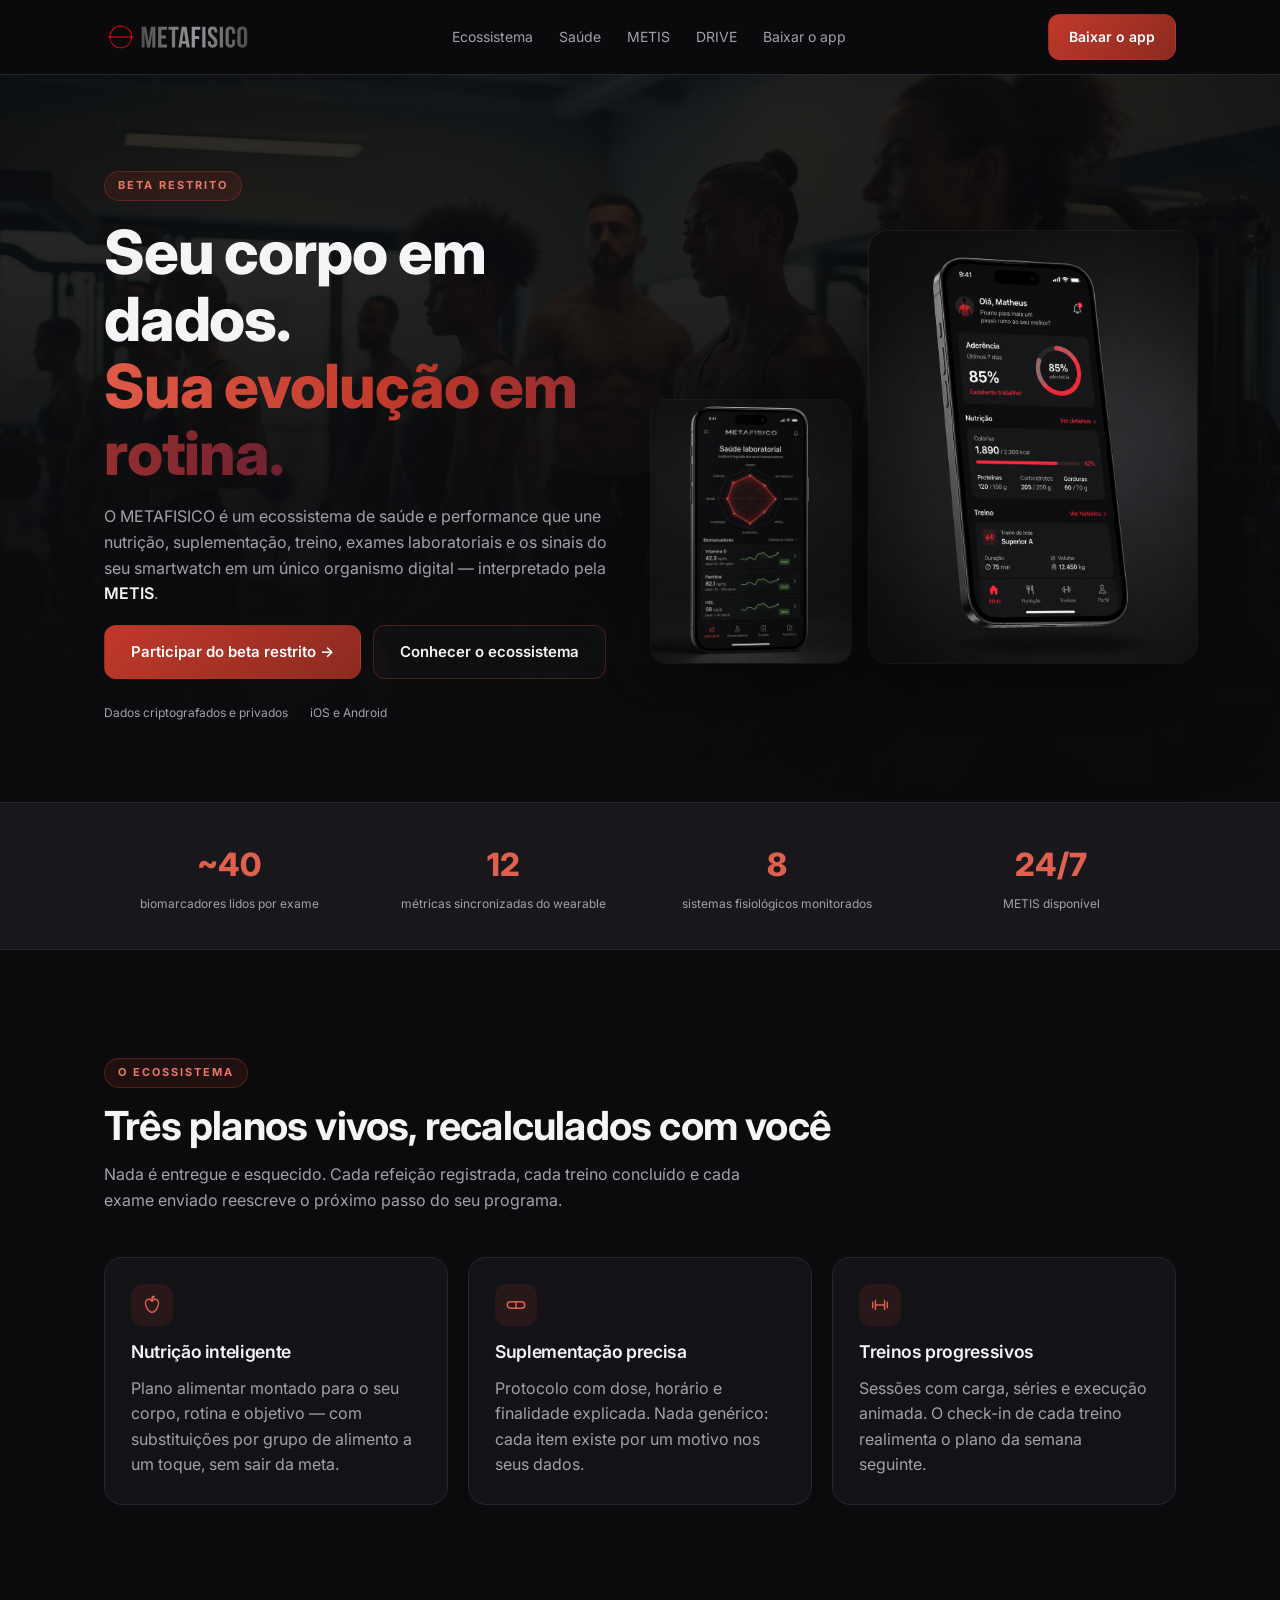
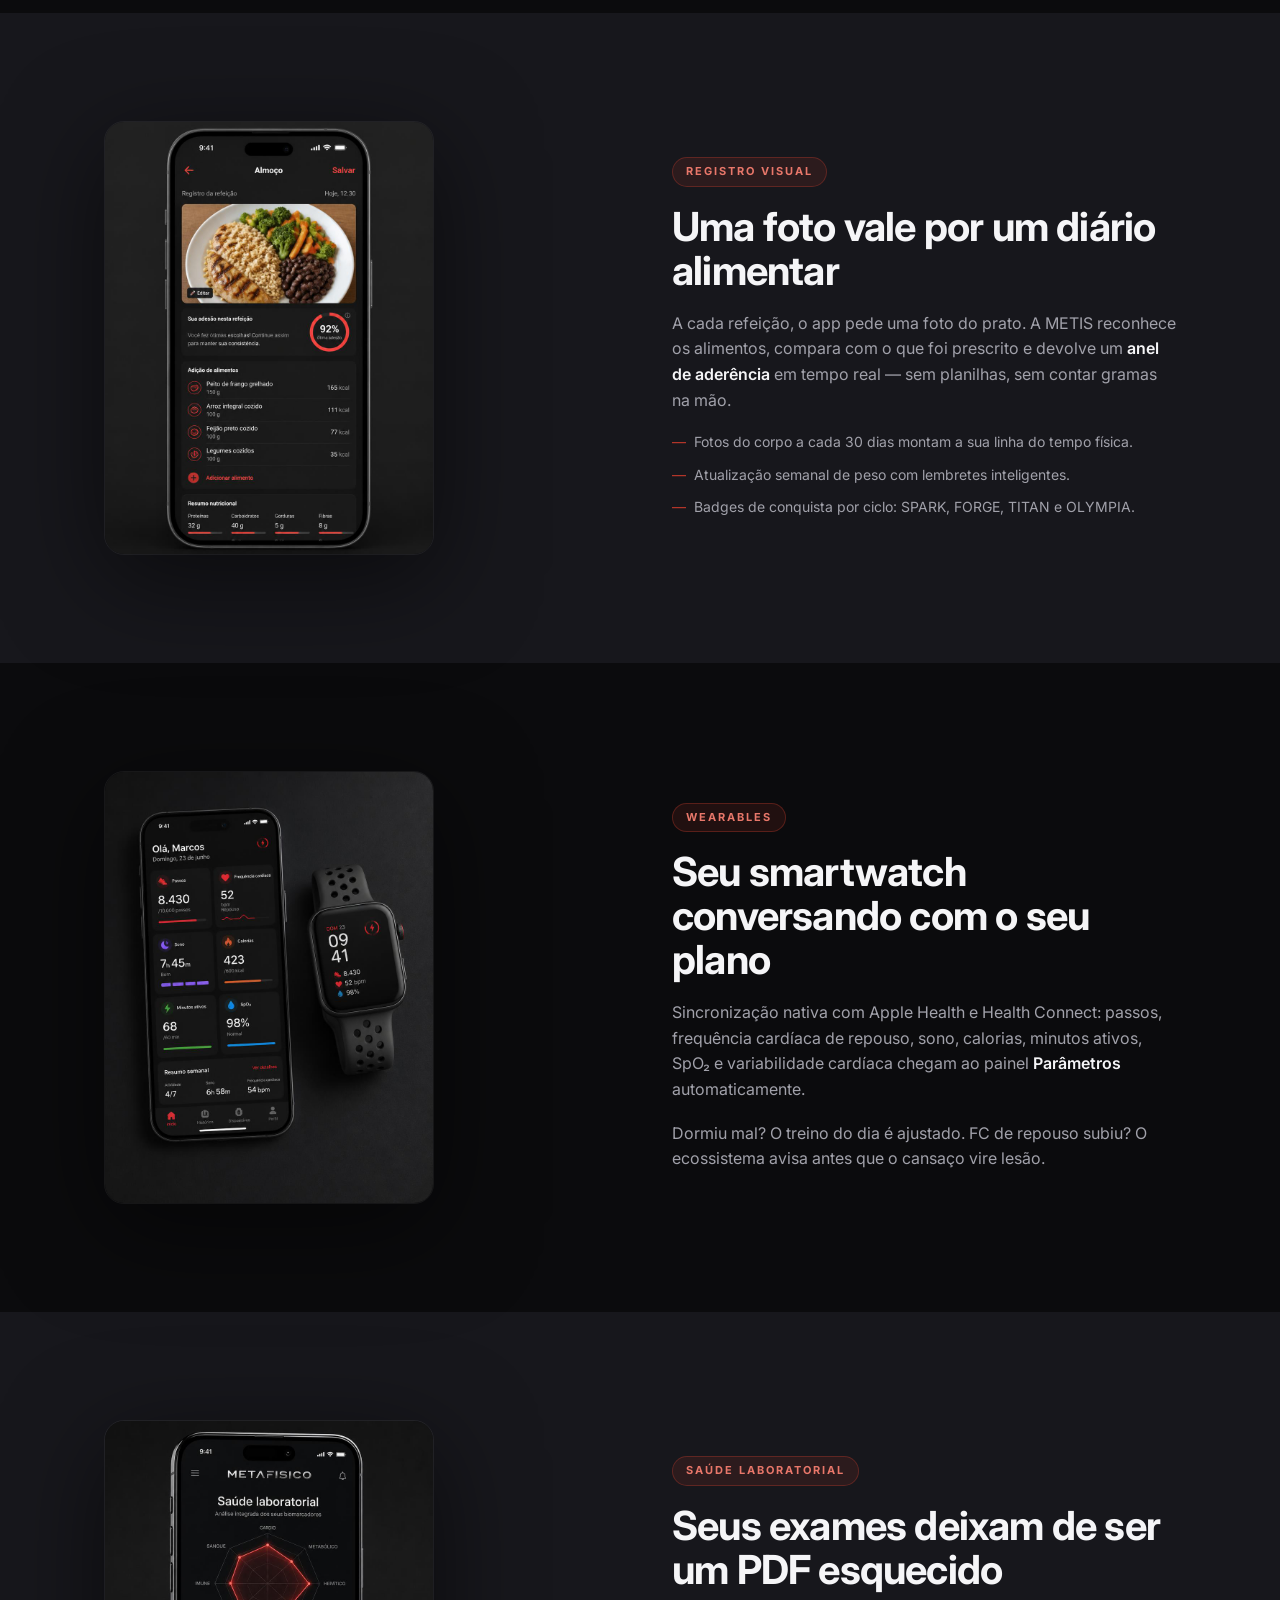
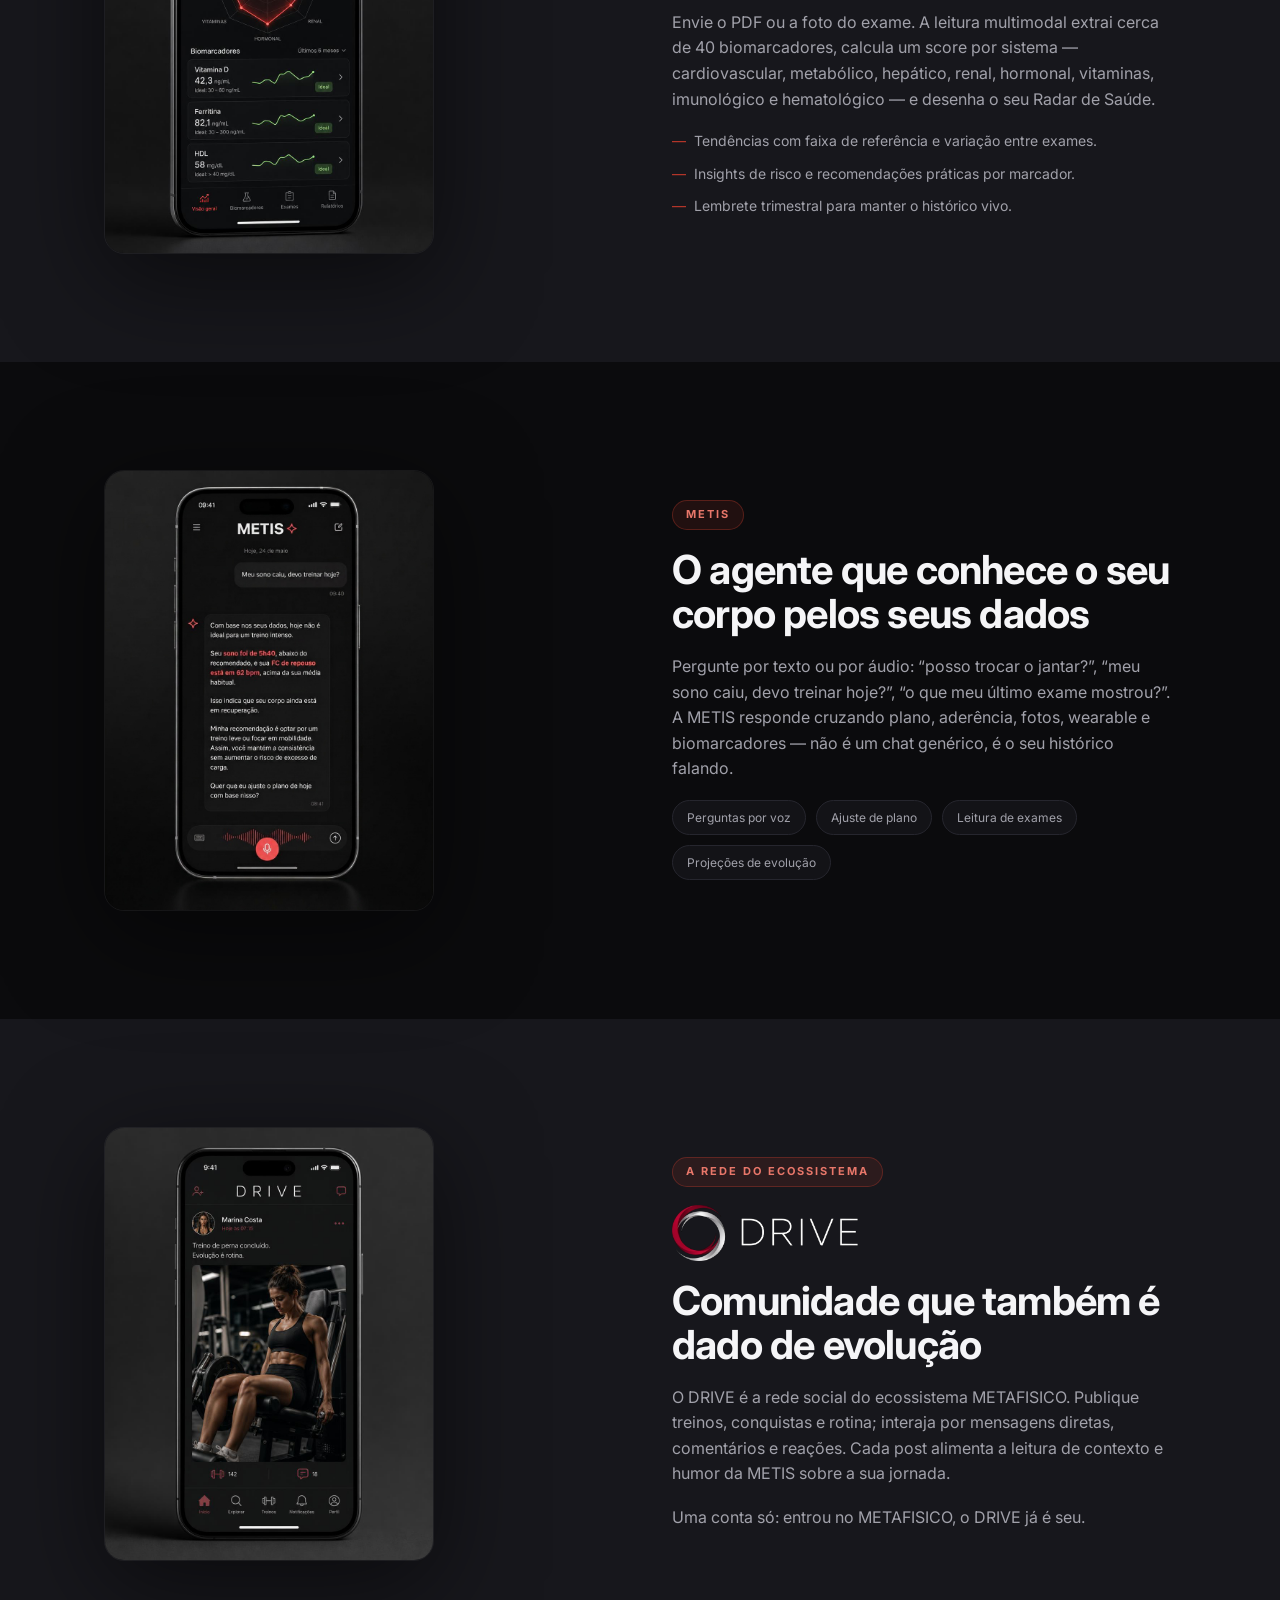
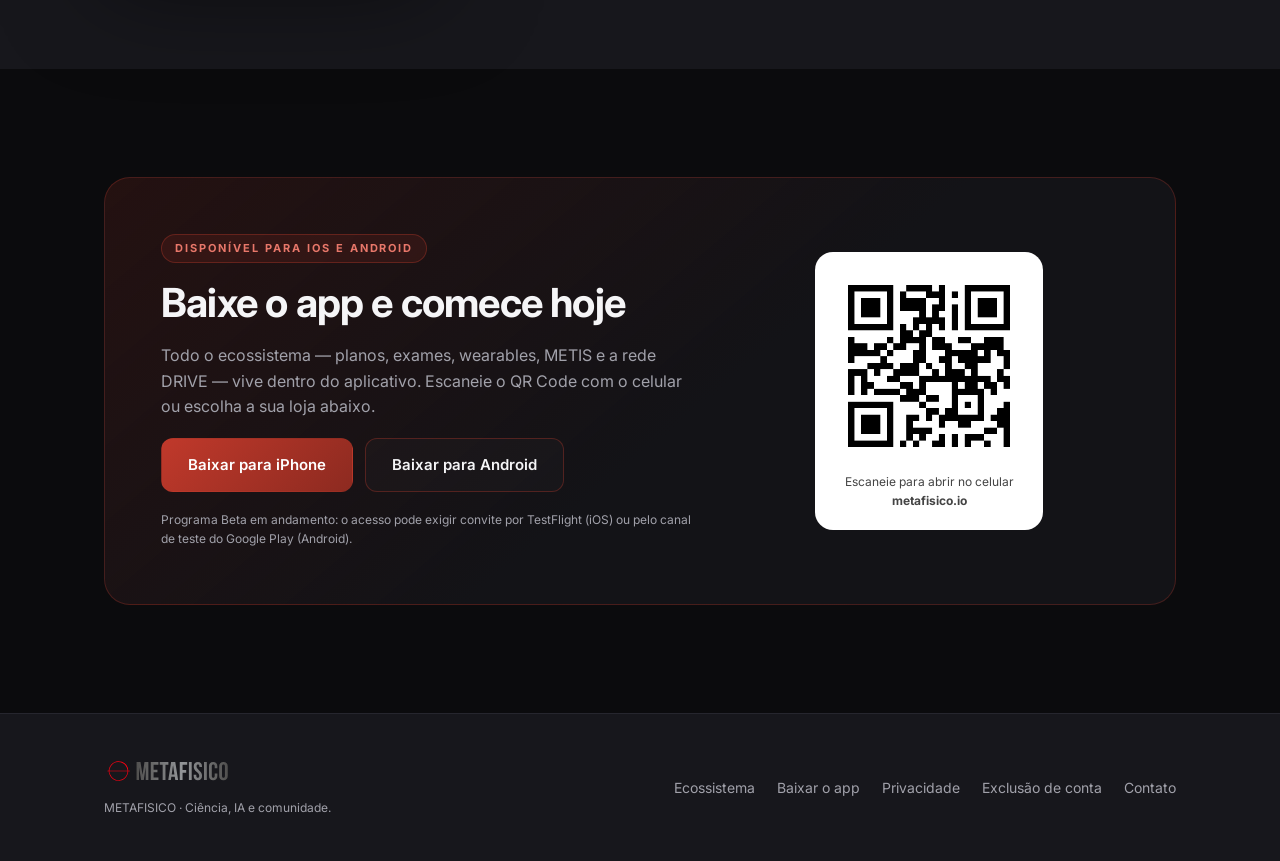
<file: index.html>
<!doctype html>
<html lang="pt-BR">
  <head>
    <meta charset="utf-8" />
    <meta name="viewport" content="width=device-width, initial-scale=1" />
    <title>METAFISICO — Ecossistema de saúde, performance e IA</title>
    <meta
      name="description"
      content="Nutrição, suplementação, treinos, exames laboratoriais e wearables em um só ecossistema, interpretados pela METIS. Baixe o app METAFISICO para iOS e Android."
    />
    <link rel="canonical" href="https://metafisico.io/" />
    <link rel="icon" href="/favicon.svg" type="image/svg+xml" />
    <meta property="og:type" content="website" />
    <meta property="og:title" content="METAFISICO — Ecossistema de saúde, performance e IA" />
    <meta property="og:description" content="Seu corpo em dados. Sua evolução em rotina. Planos vivos de nutrição, suplementação e treino, exames laboratoriais, wearables e a METIS." />
    <meta property="og:url" content="https://metafisico.io/" />
    <meta name="twitter:card" content="summary_large_image" />
    <link rel="preconnect" href="https://fonts.googleapis.com" />
    <link rel="preconnect" href="https://fonts.gstatic.com" crossorigin />
    <link href="https://fonts.googleapis.com/css2?family=Inter:wght@400;600;700;800&display=swap" rel="stylesheet" />
    <link rel="stylesheet" href="styles.css" />
    <script type="application/ld+json">
      {
        "@context": "https://schema.org",
        "@type": "SoftwareApplication",
        "name": "METAFISICO",
        "applicationCategory": "HealthApplication",
        "operatingSystem": "iOS, Android",
        "description": "Ecossistema de saúde e performance com planos de nutrição, suplementação e treino, leitura de exames laboratoriais, integração com wearables e o agente METIS.",
        "url": "https://metafisico.io/"
      }
    </script>
  </head>
  <body>
    <header class="site-header">
      <div class="nav">
        <img src="assets/logo-metafisico.svg" alt="METAFISICO" />
        <nav class="nav-links">
          <a href="#ecossistema">Ecossistema</a>
          <a href="#saude">Saúde</a>
          <a href="#metis">METIS</a>
          <a href="#drive">DRIVE</a>
          <a href="#baixar">Baixar o app</a>
        </nav>
        <a class="btn btn-primary" href="#baixar">Baixar o app</a>
      </div>
    </header>

    <main>
      <!-- HERO -->
      <div class="hero">
        <div class="hero-bg" aria-hidden="true"></div>
        <div class="hero-veil" aria-hidden="true"></div>
        <div class="wrap">
          <div class="grid-2">
            <div class="stack">
              <span class="eyebrow">BETA RESTRITO</span>
              <h1>Seu corpo em dados.<br /><span class="gradient-text">Sua evolução em rotina.</span></h1>
              <p>
                O METAFISICO é um ecossistema de saúde e performance que une nutrição,
                suplementação, treino, exames laboratoriais e os sinais do seu smartwatch em um
                único organismo digital — interpretado pela <strong>METIS</strong>.
              </p>
              <div style="display:flex;flex-wrap:wrap;gap:12px">
                <a class="btn btn-primary btn-lg" href="beta.html">Participar do beta restrito →</a>
                <a class="btn btn-ghost btn-lg" href="#ecossistema">Conhecer o ecossistema</a>
              </div>
              <div class="trust">
                <span>Dados criptografados e privados</span>
                <span>iOS e Android</span>
              </div>
            </div>
            <div class="hero-phones">
              <img class="phone-side" src="assets/screen-biomarkers.jpg" alt="Painel de biomarcadores do METAFISICO com radar de sistemas fisiológicos" width="912" height="1200" />
              <img class="phone" src="assets/screen-dashboard.jpg" alt="Painel principal do aplicativo METAFISICO" width="912" height="1200" />
            </div>
          </div>
        </div>
      </div>

      <!-- NÚMEROS -->
      <div class="numbers">
        <div class="numbers-grid">
          <div><div class="value">~40</div><div class="label">biomarcadores lidos por exame</div></div>
          <div><div class="value">12</div><div class="label">métricas sincronizadas do wearable</div></div>
          <div><div class="value">8</div><div class="label">sistemas fisiológicos monitorados</div></div>
          <div><div class="value">24/7</div><div class="label">METIS disponível</div></div>
        </div>
      </div>

      <!-- PILARES -->
      <section id="ecossistema">
        <div class="wrap">
          <span class="eyebrow">O ecossistema</span>
          <h2 style="margin-top:16px">Três planos vivos, recalculados com você</h2>
          <p style="max-width:640px">
            Nada é entregue e esquecido. Cada refeição registrada, cada treino concluído e cada
            exame enviado reescreve o próximo passo do seu programa.
          </p>
          <div class="cards">
            <div class="card">
              <div class="ico" aria-hidden="true">
                <svg viewBox="0 0 24 24" fill="none" stroke="currentColor" stroke-width="1.6" stroke-linecap="round" stroke-linejoin="round"><path d="M12 8c-1.5-2.5-4-3-5.6-1.6C4.4 8 4.5 12 6.5 15.5 8 18.2 9.7 20 12 20s4-1.8 5.5-4.5c2-3.5 2.1-7.5.1-9.1C16 5 13.5 5.5 12 8Z"/><path d="M12 8V4.5"/><path d="M12 4.5c1.2 0 2.2-1 2.2-2.2C13 2.3 12 3.3 12 4.5Z"/></svg>
              </div>
              <h3>Nutrição inteligente</h3>
              <p>Plano alimentar montado para o seu corpo, rotina e objetivo — com substituições por grupo de alimento a um toque, sem sair da meta.</p>
            </div>
            <div class="card">
              <div class="ico" aria-hidden="true">
                <svg viewBox="0 0 24 24" fill="none" stroke="currentColor" stroke-width="1.6" stroke-linecap="round" stroke-linejoin="round"><rect x="2.5" y="8.5" width="19" height="7" rx="3.5"/><path d="M12 8.5v7"/></svg>
              </div>
              <h3>Suplementação precisa</h3>
              <p>Protocolo com dose, horário e finalidade explicada. Nada genérico: cada item existe por um motivo nos seus dados.</p>
            </div>
            <div class="card">
              <div class="ico" aria-hidden="true">
                <svg viewBox="0 0 24 24" fill="none" stroke="currentColor" stroke-width="1.6" stroke-linecap="round" stroke-linejoin="round"><path d="M4 9v6M7 7v10M17 7v10M20 9v6M7 12h10"/></svg>
              </div>
              <h3>Treinos progressivos</h3>
              <p>Sessões com carga, séries e execução animada. O check-in de cada treino realimenta o plano da semana seguinte.</p>
            </div>

          </div>
        </div>
      </section>

      <!-- FOTOS -->
      <section class="soft">
        <div class="wrap">
          <div class="grid-2">
            <img class="phone" src="assets/screen-meal.jpg" alt="Registro de refeição por foto com anel de aderência no METAFISICO" loading="lazy" width="912" height="1200" />
            <div class="stack">
              <span class="eyebrow">Registro visual</span>
              <h2>Uma foto vale por um diário alimentar</h2>
              <p>
                A cada refeição, o app pede uma foto do prato. A METIS reconhece os alimentos,
                compara com o que foi prescrito e devolve um <strong>anel de aderência</strong> em
                tempo real — sem planilhas, sem contar gramas na mão.
              </p>
              <ul class="checks">
                <li>Fotos do corpo a cada 30 dias montam a sua linha do tempo física.</li>
                <li>Atualização semanal de peso com lembretes inteligentes.</li>
                <li>Badges de conquista por ciclo: SPARK, FORGE, TITAN e OLYMPIA.</li>
              </ul>
            </div>
          </div>
        </div>
      </section>

      <!-- WEARABLES -->
      <section>
        <div class="wrap">
          <div class="grid-2">
            <div class="stack order-2">
              <span class="eyebrow">Wearables</span>
              <h2>Seu smartwatch conversando com o seu plano</h2>
              <p>
                Sincronização nativa com Apple Health e Health Connect: passos, frequência cardíaca
                de repouso, sono, calorias, minutos ativos, SpO₂ e variabilidade cardíaca chegam ao
                painel <strong>Parâmetros</strong> automaticamente.
              </p>
              <p>Dormiu mal? O treino do dia é ajustado. FC de repouso subiu? O ecossistema avisa antes que o cansaço vire lesão.</p>
            </div>
            <img class="phone" src="assets/screen-wearables.jpg" alt="Painel de parâmetros de saúde sincronizados com smartwatch" loading="lazy" width="912" height="1200" />
          </div>
        </div>
      </section>

      <!-- EXAMES -->
      <section id="saude" class="soft">
        <div class="wrap">
          <div class="grid-2">
            <img class="phone" src="assets/screen-biomarkers.jpg" alt="Radar de saúde e tendências de biomarcadores laboratoriais" loading="lazy" width="912" height="1200" />
            <div class="stack">
              <span class="eyebrow">Saúde laboratorial</span>
              <h2>Seus exames deixam de ser um PDF esquecido</h2>
              <p>
                Envie o PDF ou a foto do exame. A leitura multimodal extrai cerca de 40
                biomarcadores, calcula um score por sistema — cardiovascular, metabólico, hepático,
                renal, hormonal, vitaminas, imunológico e hematológico — e desenha o seu Radar de Saúde.
              </p>
              <ul class="checks">
                <li>Tendências com faixa de referência e variação entre exames.</li>
                <li>Insights de risco e recomendações práticas por marcador.</li>
                <li>Lembrete trimestral para manter o histórico vivo.</li>
              </ul>
            </div>
          </div>
        </div>
      </section>

      <!-- METIS -->
      <section id="metis">
        <div class="wrap">
          <div class="grid-2">
            <div class="stack order-2">
              <span class="eyebrow">METIS</span>
              <h2>O agente que conhece o seu corpo pelos seus dados</h2>
              <p>
                Pergunte por texto ou por áudio: “posso trocar o jantar?”, “meu sono caiu, devo
                treinar hoje?”, “o que meu último exame mostrou?”. A METIS responde cruzando
                plano, aderência, fotos, wearable e biomarcadores — não é um chat genérico, é o seu
                histórico falando.
              </p>
              <div class="tags">
                <span class="tag">Perguntas por voz</span>
                <span class="tag">Ajuste de plano</span>
                <span class="tag">Leitura de exames</span>
                <span class="tag">Projeções de evolução</span>
              </div>
            </div>
            <img class="phone" src="assets/screen-mentoria.jpg" alt="Conversa por texto e áudio com a METIS" loading="lazy" width="912" height="1200" />
          </div>
        </div>
      </section>

      <!-- DRIVE -->
      <section id="drive" class="soft">
        <div class="wrap">
          <div class="grid-2">
            <img class="phone" src="assets/screen-drive.jpg" alt="Feed da rede social DRIVE do ecossistema METAFISICO" loading="lazy" width="912" height="1200" />
            <div class="stack">
              <span class="eyebrow">A rede do ecossistema</span>
              <img class="drive-logo" src="assets/logo-drive.png" alt="DRIVE" loading="lazy" />
              <h2>Comunidade que também é dado de evolução</h2>
              <p>
                O DRIVE é a rede social do ecossistema METAFISICO. Publique treinos, conquistas e
                rotina; interaja por mensagens diretas, comentários e reações. Cada post alimenta a
                leitura de contexto e humor da METIS sobre a sua jornada.
              </p>
              <p>Uma conta só: entrou no METAFISICO, o DRIVE já é seu.</p>
            </div>
          </div>
        </div>
      </section>

      <!-- DOWNLOAD -->
      <section id="baixar">
        <div class="wrap">
          <div class="download-box">
            <div class="download-grid">
              <div class="stack">
                <span class="eyebrow">Disponível para iOS e Android</span>
                <h2>Baixe o app e comece hoje</h2>
                <p>
                  Todo o ecossistema — planos, exames, wearables, METIS e a rede DRIVE — vive
                  dentro do aplicativo. Escaneie o QR Code com o celular ou escolha a sua loja abaixo.
                </p>
                <div style="display:flex;flex-wrap:wrap;gap:12px">
                  <a class="btn btn-primary btn-lg" id="ios-link" href="https://testflight.apple.com/" target="_blank" rel="noopener noreferrer">Baixar para iPhone</a>
                  <a class="btn btn-ghost btn-lg" id="android-link" href="https://play.google.com/store/apps" target="_blank" rel="noopener noreferrer">Baixar para Android</a>
                </div>
                <p style="font-size:12px">
                  Programa Beta em andamento: o acesso pode exigir convite por TestFlight (iOS) ou
                  pelo canal de teste do Google Play (Android).
                </p>
              </div>
              <div class="qr-card">
                <img src="assets/qr-beta.png" alt="QR Code para acessar metafisico.io no celular" width="188" height="188" loading="lazy" />
                <div class="qr-caption">Escaneie para abrir no celular<br /><strong>metafisico.io</strong></div>
              </div>
            </div>
          </div>
        </div>
      </section>
    </main>

    <footer class="site-footer">
      <div class="wrap cols">
        <div>
          <img src="assets/logo-metafisico.svg" alt="METAFISICO" />
          <p class="fine">METAFISICO · Ciência, IA e comunidade.</p>
        </div>
        <nav>
          <a href="#ecossistema">Ecossistema</a>
          <a href="#baixar">Baixar o app</a>
          <a href="privacidade.html">Privacidade</a>
          <a href="excluir-conta.html">Exclusão de conta</a>
          <a href="mailto:contato@metafisico.io">Contato</a>
        </nav>
      </div>
    </footer>



  </body>
</html>
</file>
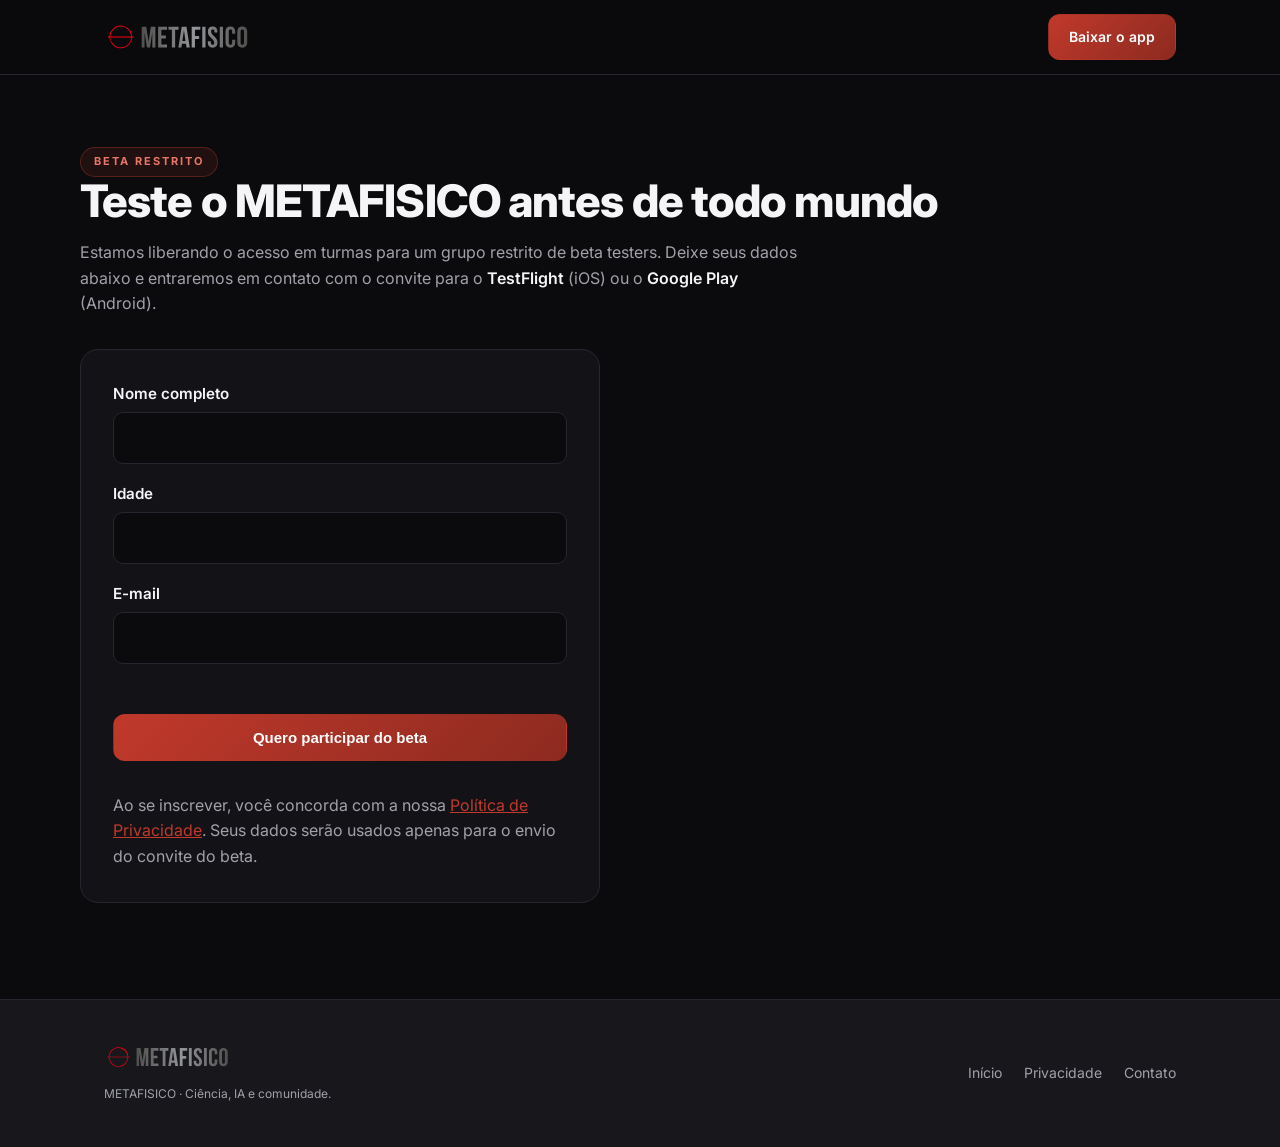
<file: beta.html>
<!doctype html>
<html lang="pt-BR">
  <head>
    <meta charset="utf-8" />
    <meta name="viewport" content="width=device-width, initial-scale=1" />
    <title>Participe do Beta Restrito | METAFISICO</title>
    <meta
      name="description"
      content="Inscreva-se para testar o METAFISICO na versão beta restrita: deixe nome, idade e e-mail e entraremos em contato com o convite para iOS (TestFlight) ou Android."
    />
    <link rel="canonical" href="https://metafisico.io/beta.html" />
    <link rel="icon" href="/favicon.svg" type="image/svg+xml" />
    <meta property="og:type" content="website" />
    <meta property="og:title" content="Participe do Beta Restrito | METAFISICO" />
    <meta property="og:description" content="Inscreva-se para testar o ecossistema METAFISICO antes do lançamento oficial." />
    <meta property="og:url" content="https://metafisico.io/beta.html" />
    <link rel="preconnect" href="https://fonts.googleapis.com" />
    <link rel="preconnect" href="https://fonts.gstatic.com" crossorigin />
    <link href="https://fonts.googleapis.com/css2?family=Inter:wght@400;600;700;800&display=swap" rel="stylesheet" />
    <link rel="stylesheet" href="styles.css" />
    <style>
      .page { padding: 72px 0 96px; }
      .page h1 { font-size: clamp(1.9rem, 4vw, 2.8rem); }
      .lead { max-width: 720px; }
      .beta-card {
        max-width: 520px;
        margin-top: 32px;
        background: var(--card);
        border: 1px solid var(--border);
        border-radius: var(--radius);
        padding: 32px;
        display: grid;
        gap: 18px;
      }
      .field label { display: block; font-weight: 600; margin-bottom: 6px; font-size: 0.95rem; }
      .field input {
        width: 100%;
        padding: 12px 14px;
        border-radius: 10px;
        border: 1px solid var(--border);
        background: var(--bg);
        color: var(--fg);
        font: inherit;
      }
      .field input:focus { outline: 2px solid var(--primary); border-color: transparent; }
      .form-msg { font-size: 0.95rem; line-height: 1.5; }
      .form-msg.ok { color: #4ade80; }
      .form-msg.err { color: #f87171; }
      .fine a { color: var(--primary); }
    </style>
  </head>
  <body>
    <header class="site-header">
      <div class="nav">
        <a href="index.html"><img src="assets/logo-metafisico.svg" alt="METAFISICO" /></a>
        <a class="btn btn-primary" href="index.html#baixar">Baixar o app</a>
      </div>
    </header>

    <main class="page wrap">
      <span class="eyebrow">BETA RESTRITO</span>
      <h1>Teste o METAFISICO antes de todo mundo</h1>
      <p class="lead">
        Estamos liberando o acesso em turmas para um grupo restrito de beta testers.
        Deixe seus dados abaixo e entraremos em contato com o convite para o
        <strong>TestFlight</strong> (iOS) ou o <strong>Google Play</strong> (Android).
      </p>

      <form id="beta-form" class="beta-card" novalidate>
        <div class="field">
          <label for="nome">Nome completo</label>
          <input id="nome" name="nome" type="text" autocomplete="name" maxlength="120" required />
        </div>
        <div class="field">
          <label for="idade">Idade</label>
          <input id="idade" name="idade" type="number" min="10" max="120" required />
        </div>
        <div class="field">
          <label for="email">E-mail</label>
          <input id="email" name="email" type="email" autocomplete="email" maxlength="255" required />
        </div>
        <p id="form-msg" class="form-msg" role="status"></p>
        <button class="btn btn-primary btn-lg" type="submit" id="submit-btn">Quero participar do beta</button>
        <p class="fine">
          Ao se inscrever, você concorda com a nossa
          <a href="privacidade.html">Política de Privacidade</a>. Seus dados serão usados apenas
          para o envio do convite do beta.
        </p>
      </form>
    </main>

    <footer class="site-footer">
      <div class="wrap cols">
        <div>
          <img src="assets/logo-metafisico.svg" alt="METAFISICO" />
          <p class="fine">METAFISICO · Ciência, IA e comunidade.</p>
        </div>
        <nav>
          <a href="index.html">Início</a>
          <a href="privacidade.html">Privacidade</a>
          <a href="mailto:contato@metafisico.io">Contato</a>
        </nav>
      </div>
    </footer>

    <script>
      const SUPABASE_URL = "https://atyllylgjrkgkvbemqlx.supabase.co";
      const SUPABASE_ANON_KEY = "eyJhbGciOiJIUzI1NiIsInR5cCI6IkpXVCJ9.eyJpc3MiOiJzdXBhYmFzZSIsInJlZiI6ImF0eWxseWxnanJrZ2t2YmVtcWx4Iiwicm9sZSI6ImFub24iLCJpYXQiOjE3NjI0NjM4MjUsImV4cCI6MjA3ODAzOTgyNX0.G7JdM2Ip7nIXTyHu3IMfmlx_008_eLoE0zrk_zCtuu8";

      const form = document.getElementById("beta-form");
      const msg = document.getElementById("form-msg");
      const btn = document.getElementById("submit-btn");

      form.addEventListener("submit", async (e) => {
        e.preventDefault();
        msg.className = "form-msg";

        const nome = form.nome.value.trim();
        const idade = parseInt(form.idade.value, 10);
        const email = form.email.value.trim().toLowerCase();

        if (nome.length < 2) { msg.textContent = "Informe seu nome completo."; msg.classList.add("err"); return; }
        if (!Number.isInteger(idade) || idade < 10 || idade > 120) { msg.textContent = "Informe uma idade válida."; msg.classList.add("err"); return; }
        if (!/^[^@\s]+@[^@\s]+\.[^@\s]+$/.test(email)) { msg.textContent = "Informe um e-mail válido."; msg.classList.add("err"); return; }

        btn.disabled = true;
        btn.textContent = "Enviando...";

        try {
          const res = await fetch(`${SUPABASE_URL}/rest/v1/beta_waitlist`, {
            method: "POST",
            headers: {
              "Content-Type": "application/json",
              apikey: SUPABASE_ANON_KEY,
              Authorization: `Bearer ${SUPABASE_ANON_KEY}`,
              Prefer: "return=minimal",
            },
            body: JSON.stringify({ nome, idade, email }),
          });

          if (res.status === 201) {
            form.reset();
            msg.textContent = "Inscrição confirmada! Você receberá o convite do beta por e-mail em breve.";
            msg.classList.add("ok");
          } else if (res.status === 409) {
            msg.textContent = "Este e-mail já está inscrito na lista do beta. Aguarde o nosso contato!";
            msg.classList.add("ok");
          } else {
            throw new Error("status " + res.status);
          }
        } catch {
          msg.textContent = "Não foi possível concluir a inscrição agora. Tente novamente em alguns instantes.";
          msg.classList.add("err");
        } finally {
          btn.disabled = false;
          btn.textContent = "Quero participar do beta";
        }
      });
    </script>
  </body>
</html>
</file>
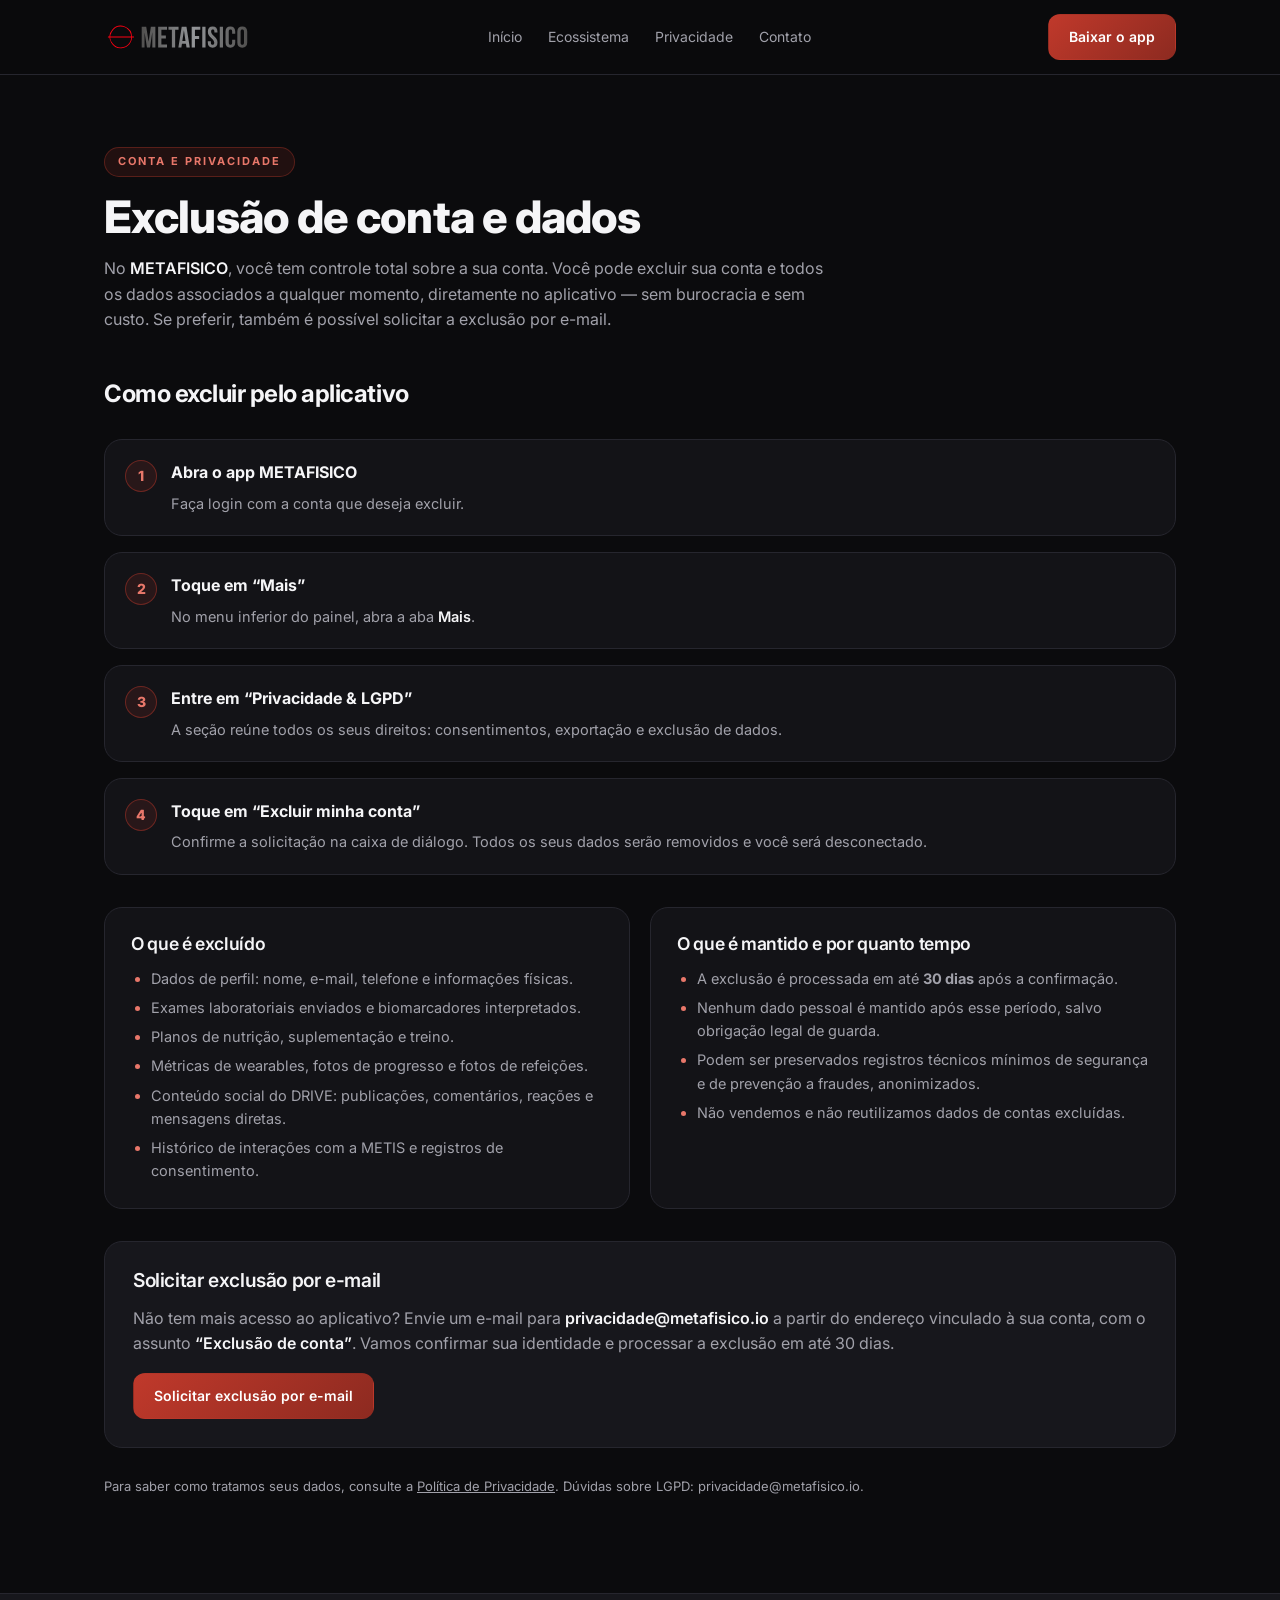
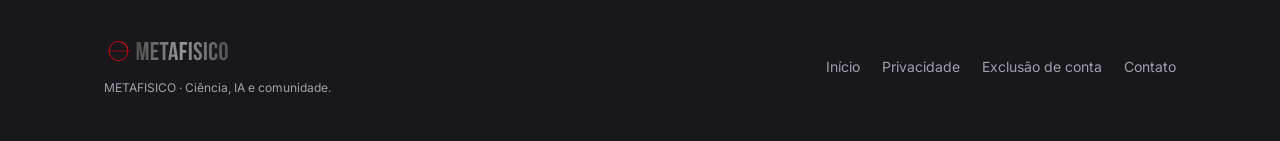
<file: excluir-conta.html>
<!doctype html>
<html lang="pt-BR">
  <head>
    <meta charset="utf-8" />
    <meta name="viewport" content="width=device-width, initial-scale=1" />
    <title>Exclusão de conta e dados | METAFISICO</title>
    <meta
      name="description"
      content="Solicite a exclusão da sua conta e dos seus dados do METAFISICO e DRIVE: passos no app, contato por e-mail e o que é excluído ou mantido."
    />
    <link rel="canonical" href="https://metafisico.io/excluir-conta.html" />
    <link rel="icon" href="/favicon.svg" type="image/svg+xml" />
    <meta property="og:type" content="website" />
    <meta property="og:title" content="Exclusão de conta e dados | METAFISICO" />
    <meta property="og:description" content="Como solicitar a exclusão da sua conta e dos seus dados do ecossistema METAFISICO." />
    <meta property="og:url" content="https://metafisico.io/excluir-conta.html" />
    <link rel="preconnect" href="https://fonts.googleapis.com" />
    <link rel="preconnect" href="https://fonts.gstatic.com" crossorigin />
    <link href="https://fonts.googleapis.com/css2?family=Inter:wght@400;600;700;800&display=swap" rel="stylesheet" />
    <link rel="stylesheet" href="styles.css" />
    <style>
      .page { padding: 72px 0 96px; }
      .page h1 { font-size: clamp(1.9rem, 4vw, 2.8rem); }
      .lead { max-width: 720px; }
      .steps { counter-reset: step; margin: 32px 0 0; padding: 0; list-style: none; display: grid; gap: 16px; }
      .steps li {
        counter-increment: step;
        background: var(--card);
        border: 1px solid var(--border);
        border-radius: var(--radius);
        padding: 20px 22px 20px 66px;
        position: relative;
      }
      .steps li::before {
        content: counter(step);
        position: absolute;
        left: 20px;
        top: 20px;
        width: 30px;
        height: 30px;
        border-radius: 999px;
        background: var(--primary-soft);
        border: 1px solid rgba(192, 57, 43, 0.45);
        color: #e8776a;
        font-weight: 800;
        font-size: 14px;
        display: flex;
        align-items: center;
        justify-content: center;
      }
      .steps li strong { color: var(--fg); }
      .steps li p { margin: 6px 0 0; font-size: 14.5px; }
      .cards-2 { display: grid; grid-template-columns: repeat(auto-fit, minmax(280px, 1fr)); gap: 20px; margin-top: 32px; }
      .box { background: var(--card); border: 1px solid var(--border); border-radius: var(--radius); padding: 26px; }
      .box h3 { margin-bottom: 4px; }
      .box ul { margin: 14px 0 0; padding-left: 20px; color: var(--muted); font-size: 14.5px; display: grid; gap: 6px; }
      .box ul li::marker { color: #e8776a; }
      .contact {
        margin-top: 32px;
        background: var(--card-soft);
        border: 1px solid var(--border);
        border-radius: var(--radius);
        padding: 28px;
      }
      .contact a.btn { margin-top: 16px; display: inline-block; }
      .fine-note { font-size: 13px; margin-top: 28px; }
    </style>
  </head>
  <body>
    <header class="site-header">
      <div class="nav">
        <img src="assets/logo-metafisico.svg" alt="METAFISICO" />
        <nav class="nav-links">
          <a href="/">Início</a>
          <a href="/#ecossistema">Ecossistema</a>
          <a href="privacidade.html">Privacidade</a>
          <a href="mailto:privacidade@metafisico.io">Contato</a>
        </nav>
        <a class="btn btn-primary" href="/#baixar">Baixar o app</a>
      </div>
    </header>

    <main class="page">
      <div class="wrap">
        <span class="eyebrow">Conta e privacidade</span>
        <h1 style="margin-top:16px">Exclusão de conta e dados</h1>
        <p class="lead">
          No <strong>METAFISICO</strong>, você tem controle total sobre a sua conta. Você pode excluir
          sua conta e todos os dados associados a qualquer momento, diretamente no aplicativo — sem
          burocracia e sem custo. Se preferir, também é possível solicitar a exclusão por e-mail.
        </p>

        <h2 style="margin-top:48px;font-size:1.5rem">Como excluir pelo aplicativo</h2>
        <ol class="steps">
          <li>
            <strong>Abra o app METAFISICO</strong>
            <p>Faça login com a conta que deseja excluir.</p>
          </li>
          <li>
            <strong>Toque em “Mais”</strong>
            <p>No menu inferior do painel, abra a aba <strong>Mais</strong>.</p>
          </li>
          <li>
            <strong>Entre em “Privacidade & LGPD”</strong>
            <p>A seção reúne todos os seus direitos: consentimentos, exportação e exclusão de dados.</p>
          </li>
          <li>
            <strong>Toque em “Excluir minha conta”</strong>
            <p>Confirme a solicitação na caixa de diálogo. Todos os seus dados serão removidos e você será desconectado.</p>
          </li>
        </ol>

        <div class="cards-2">
          <div class="box">
            <h3>O que é excluído</h3>
            <ul>
              <li>Dados de perfil: nome, e-mail, telefone e informações físicas.</li>
              <li>Exames laboratoriais enviados e biomarcadores interpretados.</li>
              <li>Planos de nutrição, suplementação e treino.</li>
              <li>Métricas de wearables, fotos de progresso e fotos de refeições.</li>
              <li>Conteúdo social do DRIVE: publicações, comentários, reações e mensagens diretas.</li>
              <li>Histórico de interações com a METIS e registros de consentimento.</li>
            </ul>
          </div>
          <div class="box">
            <h3>O que é mantido e por quanto tempo</h3>
            <ul>
              <li>A exclusão é processada em até <strong>30 dias</strong> após a confirmação.</li>
              <li>Nenhum dado pessoal é mantido após esse período, salvo obrigação legal de guarda.</li>
              <li>Podem ser preservados registros técnicos mínimos de segurança e de prevenção a fraudes, anonimizados.</li>
              <li>Não vendemos e não reutilizamos dados de contas excluídas.</li>
            </ul>
          </div>
        </div>

        <div class="contact">
          <h3 style="font-size:1.2rem">Solicitar exclusão por e-mail</h3>
          <p>
            Não tem mais acesso ao aplicativo? Envie um e-mail para
            <strong>privacidade@metafisico.io</strong> a partir do endereço vinculado à sua conta,
            com o assunto <strong>“Exclusão de conta”</strong>. Vamos confirmar sua identidade e
            processar a exclusão em até 30 dias.
          </p>
          <a class="btn btn-primary" href="mailto:privacidade@metafisico.io?subject=Exclus%C3%A3o%20de%20conta%20—%20METAFISICO">Solicitar exclusão por e-mail</a>
        </div>

        <p class="fine-note">
          Para saber como tratamos seus dados, consulte a
          <a href="privacidade.html" style="text-decoration:underline">Política de Privacidade</a>.
          Dúvidas sobre LGPD: privacidade@metafisico.io.
        </p>
      </div>
    </main>

    <footer class="site-footer">
      <div class="wrap cols">
        <div>
          <img src="assets/logo-metafisico.svg" alt="METAFISICO" />
          <p class="fine">METAFISICO · Ciência, IA e comunidade.</p>
        </div>
        <nav>
          <a href="/">Início</a>
          <a href="privacidade.html">Privacidade</a>
          <a href="excluir-conta.html">Exclusão de conta</a>
          <a href="mailto:contato@metafisico.io">Contato</a>
        </nav>
      </div>
    </footer>
  </body>
</html>
</file>
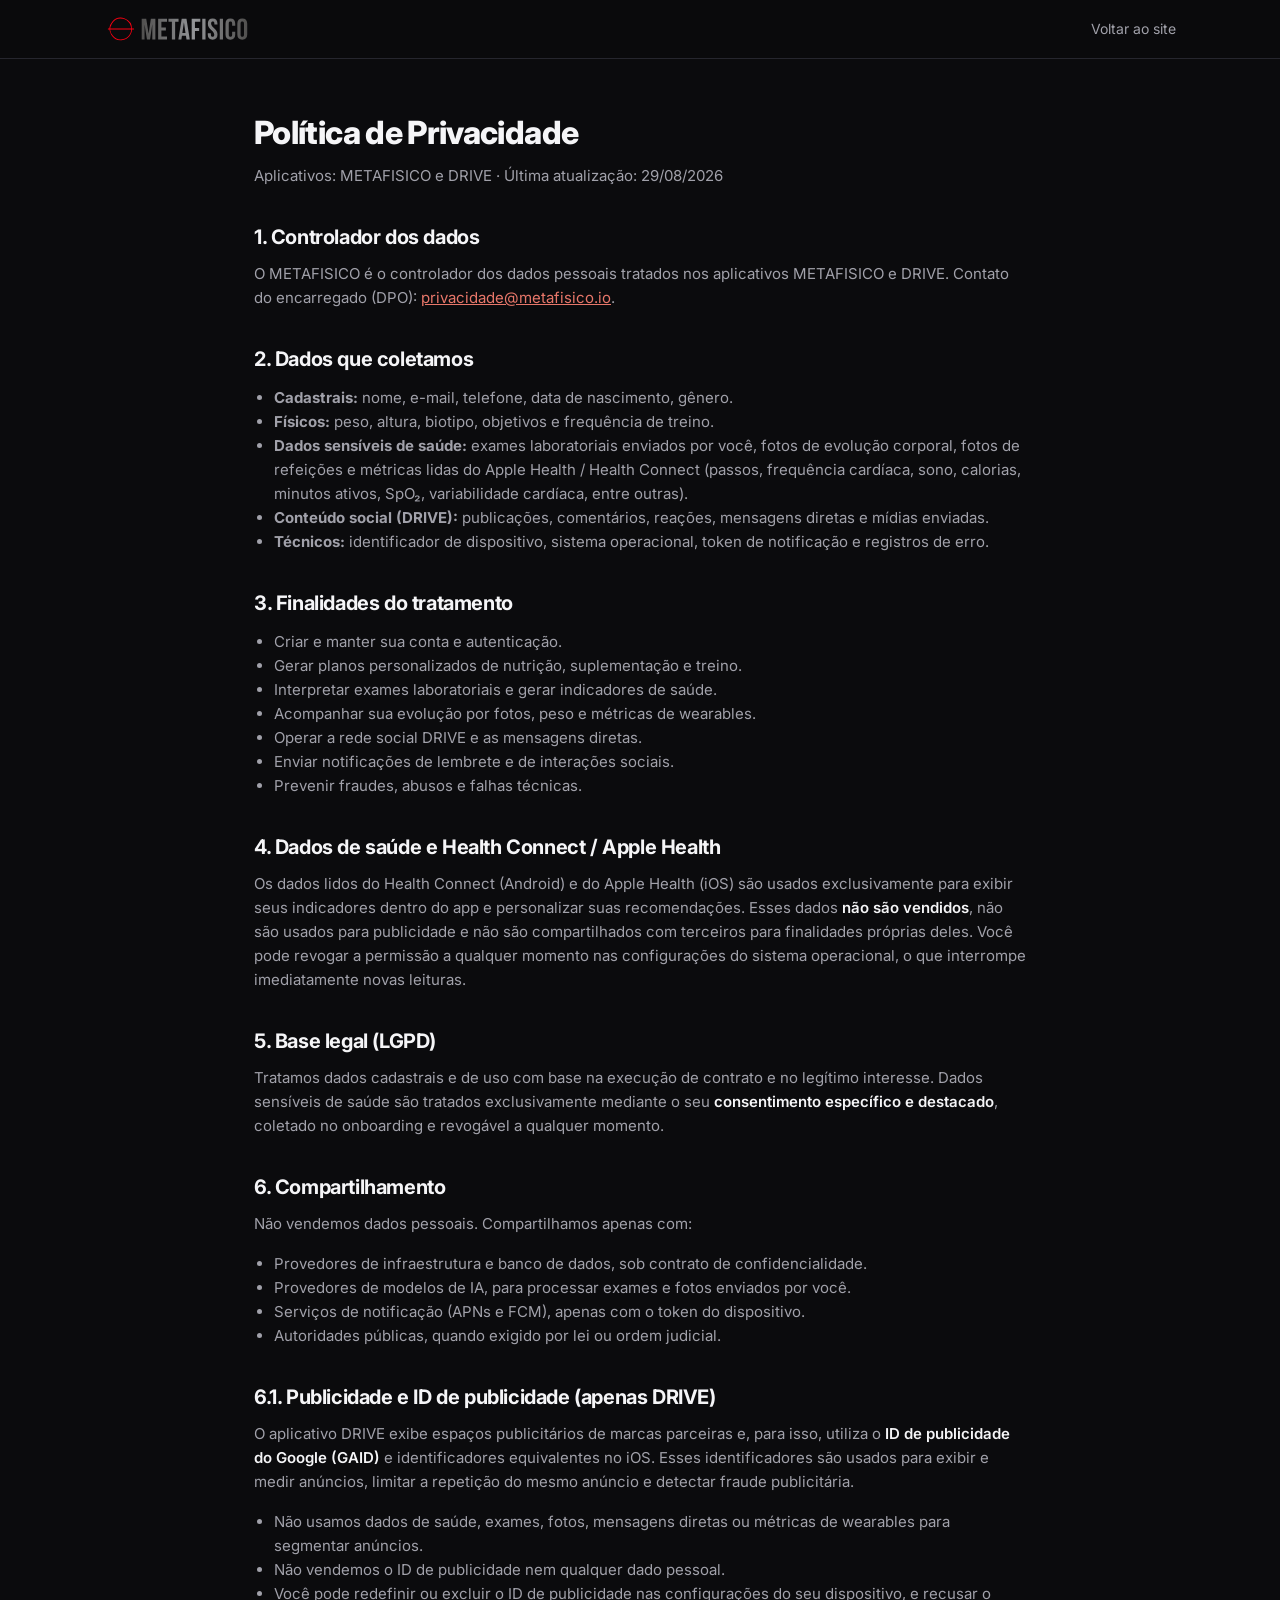
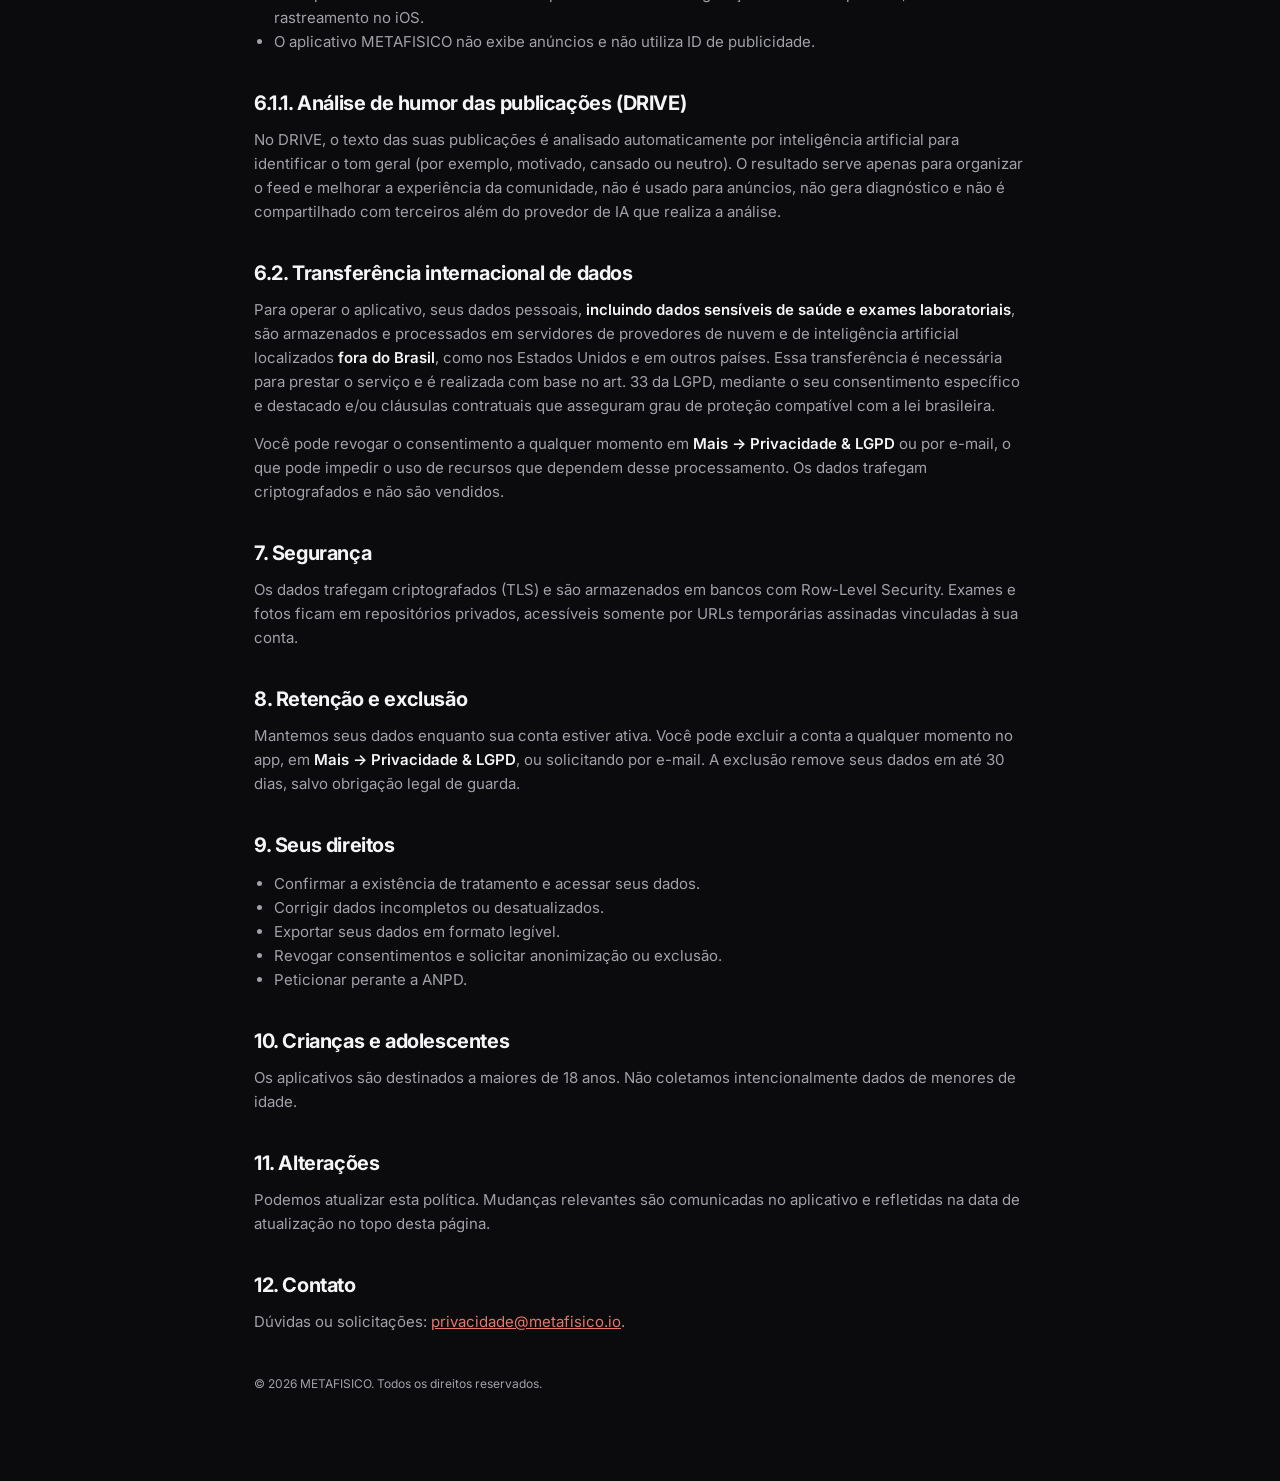
<file: privacidade.html>
<!doctype html>
<html lang="pt-BR">
  <head>
    <meta charset="utf-8" />
    <meta name="viewport" content="width=device-width, initial-scale=1" />
    <title>Política de Privacidade | METAFISICO</title>
    <meta
      name="description"
      content="Política de Privacidade do ecossistema METAFISICO e DRIVE: quais dados coletamos, como usamos, compartilhamos e como exercer seus direitos pela LGPD."
    />
    <link rel="canonical" href="https://metafisico.io/privacidade.html" />
    <link rel="icon" href="/favicon.svg" type="image/svg+xml" />
    <meta property="og:type" content="article" />
    <meta property="og:title" content="Política de Privacidade | METAFISICO" />
    <meta property="og:description" content="Como o ecossistema METAFISICO e DRIVE trata dados pessoais e dados sensíveis de saúde." />
    <meta name="twitter:card" content="summary" />
    <link rel="preconnect" href="https://fonts.googleapis.com" />
    <link rel="preconnect" href="https://fonts.gstatic.com" crossorigin />
    <link href="https://fonts.googleapis.com/css2?family=Inter:wght@400;600;700;800&display=swap" rel="stylesheet" />
    <link rel="stylesheet" href="styles.css" />
  </head>
  <body>
    <header class="site-header">
      <div class="nav">
        <a href="index.html"><img src="assets/logo-metafisico.svg" alt="METAFISICO" /></a>
        <nav class="nav-links"><a href="index.html">Voltar ao site</a></nav>
      </div>
    </header>

    <main class="legal">
      <h1>Política de Privacidade</h1>
      <p>Aplicativos: METAFISICO e DRIVE · Última atualização: 29/08/2026</p>

      <h2>1. Controlador dos dados</h2>
      <p>
        O METAFISICO é o controlador dos dados pessoais tratados nos aplicativos METAFISICO e DRIVE.
        Contato do encarregado (DPO): <a href="mailto:privacidade@metafisico.io">privacidade@metafisico.io</a>.
      </p>

      <h2>2. Dados que coletamos</h2>
      <ul>
        <li><strong>Cadastrais:</strong> nome, e-mail, telefone, data de nascimento, gênero.</li>
        <li><strong>Físicos:</strong> peso, altura, biotipo, objetivos e frequência de treino.</li>
        <li>
          <strong>Dados sensíveis de saúde:</strong> exames laboratoriais enviados por você, fotos de
          evolução corporal, fotos de refeições e métricas lidas do Apple Health / Health Connect
          (passos, frequência cardíaca, sono, calorias, minutos ativos, SpO₂, variabilidade cardíaca,
          entre outras).
        </li>
        <li><strong>Conteúdo social (DRIVE):</strong> publicações, comentários, reações, mensagens diretas e mídias enviadas.</li>
        <li><strong>Técnicos:</strong> identificador de dispositivo, sistema operacional, token de notificação e registros de erro.</li>
      </ul>

      <h2>3. Finalidades do tratamento</h2>
      <ul>
        <li>Criar e manter sua conta e autenticação.</li>
        <li>Gerar planos personalizados de nutrição, suplementação e treino.</li>
        <li>Interpretar exames laboratoriais e gerar indicadores de saúde.</li>
        <li>Acompanhar sua evolução por fotos, peso e métricas de wearables.</li>
        <li>Operar a rede social DRIVE e as mensagens diretas.</li>
        <li>Enviar notificações de lembrete e de interações sociais.</li>
        <li>Prevenir fraudes, abusos e falhas técnicas.</li>
      </ul>

      <h2>4. Dados de saúde e Health Connect / Apple Health</h2>
      <p>
        Os dados lidos do Health Connect (Android) e do Apple Health (iOS) são usados exclusivamente
        para exibir seus indicadores dentro do app e personalizar suas recomendações. Esses dados
        <strong> não são vendidos</strong>, não são usados para publicidade e não são compartilhados
        com terceiros para finalidades próprias deles. Você pode revogar a permissão a qualquer
        momento nas configurações do sistema operacional, o que interrompe imediatamente novas leituras.
      </p>

      <h2>5. Base legal (LGPD)</h2>
      <p>
        Tratamos dados cadastrais e de uso com base na execução de contrato e no legítimo interesse.
        Dados sensíveis de saúde são tratados exclusivamente mediante o seu
        <strong> consentimento específico e destacado</strong>, coletado no onboarding e revogável a
        qualquer momento.
      </p>

      <h2>6. Compartilhamento</h2>
      <p>Não vendemos dados pessoais. Compartilhamos apenas com:</p>
      <ul>
        <li>Provedores de infraestrutura e banco de dados, sob contrato de confidencialidade.</li>
        <li>Provedores de modelos de IA, para processar exames e fotos enviados por você.</li>
        <li>Serviços de notificação (APNs e FCM), apenas com o token do dispositivo.</li>
        <li>Autoridades públicas, quando exigido por lei ou ordem judicial.</li>
      </ul>

      <h2>6.1. Publicidade e ID de publicidade (apenas DRIVE)</h2>
      <p>
        O aplicativo DRIVE exibe espaços publicitários de marcas parceiras e, para isso, utiliza o
        <strong>ID de publicidade do Google (GAID)</strong> e identificadores equivalentes no iOS.
        Esses identificadores são usados para exibir e medir anúncios, limitar a repetição do mesmo
        anúncio e detectar fraude publicitária.
      </p>
      <ul>
        <li>Não usamos dados de saúde, exames, fotos, mensagens diretas ou métricas de wearables para segmentar anúncios.</li>
        <li>Não vendemos o ID de publicidade nem qualquer dado pessoal.</li>
        <li>Você pode redefinir ou excluir o ID de publicidade nas configurações do seu dispositivo, e recusar o rastreamento no iOS.</li>
        <li>O aplicativo METAFISICO não exibe anúncios e não utiliza ID de publicidade.</li>
      </ul>

      <h2>6.1.1. Análise de humor das publicações (DRIVE)</h2>
          <p>
            No DRIVE, o texto das suas publicações é analisado automaticamente por inteligência
            artificial para identificar o tom geral (por exemplo, motivado, cansado ou neutro). O
            resultado serve apenas para organizar o feed e melhorar a experiência da comunidade, não
            é usado para anúncios, não gera diagnóstico e não é compartilhado com terceiros além do
            provedor de IA que realiza a análise.
          </p>

          <h2>6.2. Transferência internacional de dados</h2>
      <p>
        Para operar o aplicativo, seus dados pessoais, <strong>incluindo dados sensíveis de saúde e
        exames laboratoriais</strong>, são armazenados e processados em servidores de provedores de
        nuvem e de inteligência artificial localizados <strong>fora do Brasil</strong>, como nos
        Estados Unidos e em outros países. Essa transferência é necessária para prestar o serviço e
        é realizada com base no art. 33 da LGPD, mediante o seu consentimento específico e
        destacado e/ou cláusulas contratuais que asseguram grau de proteção compatível com a lei
        brasileira.
      </p>
      <p>
        Você pode revogar o consentimento a qualquer momento em <strong>Mais → Privacidade &amp;
        LGPD</strong> ou por e-mail, o que pode impedir o uso de recursos que dependem desse
        processamento. Os dados trafegam criptografados e não são vendidos.
      </p>

      <h2>7. Segurança</h2>
      <p>
        Os dados trafegam criptografados (TLS) e são armazenados em bancos com Row-Level Security.
        Exames e fotos ficam em repositórios privados, acessíveis somente por URLs temporárias
        assinadas vinculadas à sua conta.
      </p>

      <h2>8. Retenção e exclusão</h2>
      <p>
        Mantemos seus dados enquanto sua conta estiver ativa. Você pode excluir a conta a qualquer
        momento no app, em <strong>Mais → Privacidade &amp; LGPD</strong>, ou solicitando por e-mail.
        A exclusão remove seus dados em até 30 dias, salvo obrigação legal de guarda.
      </p>

      <h2>9. Seus direitos</h2>
      <ul>
        <li>Confirmar a existência de tratamento e acessar seus dados.</li>
        <li>Corrigir dados incompletos ou desatualizados.</li>
        <li>Exportar seus dados em formato legível.</li>
        <li>Revogar consentimentos e solicitar anonimização ou exclusão.</li>
        <li>Peticionar perante a ANPD.</li>
      </ul>

      <h2>10. Crianças e adolescentes</h2>
      <p>Os aplicativos são destinados a maiores de 18 anos. Não coletamos intencionalmente dados de menores de idade.</p>

      <h2>11. Alterações</h2>
      <p>
        Podemos atualizar esta política. Mudanças relevantes são comunicadas no aplicativo e
        refletidas na data de atualização no topo desta página.
      </p>

      <h2>12. Contato</h2>
      <p>Dúvidas ou solicitações: <a href="mailto:privacidade@metafisico.io">privacidade@metafisico.io</a>.</p>

      <p style="margin-top:40px;font-size:12px">© 2026 METAFISICO. Todos os direitos reservados.</p>
    </main>
  </body>
</html>
</file>
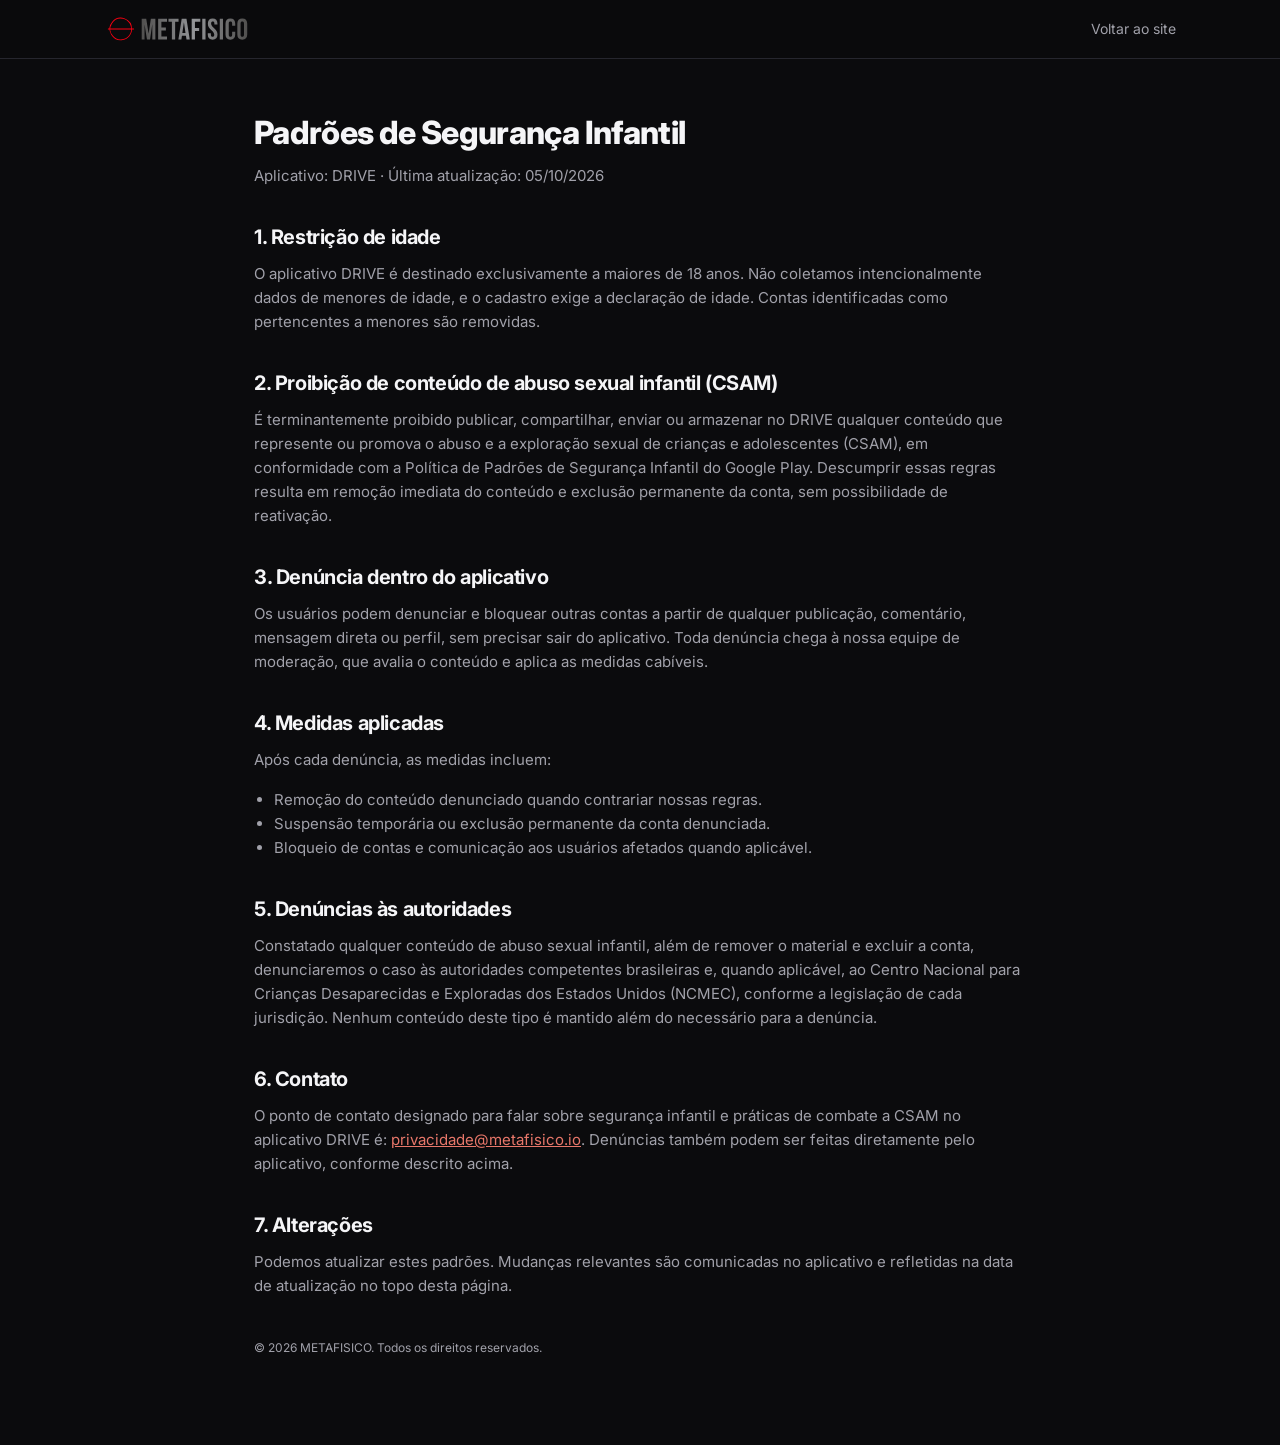
<file: seguranca-infantil.html>
<!doctype html>
<html lang="pt-BR">
  <head>
    <meta charset="utf-8" />
    <meta name="viewport" content="width=device-width, initial-scale=1" />
    <title>Padrões de Segurança Infantil | DRIVE</title>
    <meta
      name="description"
      content="Padrões de segurança infantil do aplicativo DRIVE: restrição de idade, mecanismos de denúncia, medidas de combate a conteúdo de abuso sexual infantil (CSAM) e dados de contato."
    />
    <link rel="canonical" href="https://metafisico.io/seguranca-infantil.html" />
    <link rel="icon" href="/favicon.svg" type="image/svg+xml" />
    <meta property="og:type" content="article" />
    <meta property="og:title" content="Padrões de Segurança Infantil | DRIVE" />
    <meta property="og:description" content="Como o aplicativo DRIVE previne e trata abusos envolvendo menores de idade." />
    <meta name="twitter:card" content="summary" />
    <link rel="preconnect" href="https://fonts.googleapis.com" />
    <link rel="preconnect" href="https://fonts.gstatic.com" crossorigin />
    <link href="https://fonts.googleapis.com/css2?family=Inter:wght@400;600;700;800&display=swap" rel="stylesheet" />
    <link rel="stylesheet" href="styles.css" />
  </head>
  <body>
    <header class="site-header">
      <div class="nav">
        <a href="index.html"><img src="assets/logo-metafisico.svg" alt="METAFISICO" /></a>
        <nav class="nav-links"><a href="index.html">Voltar ao site</a></nav>
      </div>
    </header>

    <main class="legal">
      <h1>Padrões de Segurança Infantil</h1>
      <p>Aplicativo: DRIVE · Última atualização: 05/10/2026</p>

      <h2>1. Restrição de idade</h2>
      <p>
        O aplicativo DRIVE é destinado exclusivamente a maiores de 18 anos. Não coletamos
        intencionalmente dados de menores de idade, e o cadastro exige a declaração de idade.
        Contas identificadas como pertencentes a menores são removidas.
      </p>

      <h2>2. Proibição de conteúdo de abuso sexual infantil (CSAM)</h2>
      <p>
        É terminantemente proibido publicar, compartilhar, enviar ou armazenar no DRIVE qualquer
        conteúdo que represente ou promova o abuso e a exploração sexual de crianças e adolescentes
        (CSAM), em conformidade com a Política de Padrões de Segurança Infantil do Google Play.
        Descumprir essas regras resulta em remoção imediata do conteúdo e exclusão permanente da
        conta, sem possibilidade de reativação.
      </p>

      <h2>3. Denúncia dentro do aplicativo</h2>
      <p>
        Os usuários podem denunciar e bloquear outras contas a partir de qualquer publicação,
        comentário, mensagem direta ou perfil, sem precisar sair do aplicativo. Toda denúncia
        chega à nossa equipe de moderação, que avalia o conteúdo e aplica as medidas cabíveis.
      </p>

      <h2>4. Medidas aplicadas</h2>
      <p>Após cada denúncia, as medidas incluem:</p>
      <ul>
        <li>Remoção do conteúdo denunciado quando contrariar nossas regras.</li>
        <li>Suspensão temporária ou exclusão permanente da conta denunciada.</li>
        <li>Bloqueio de contas e comunicação aos usuários afetados quando aplicável.</li>
      </ul>

      <h2>5. Denúncias às autoridades</h2>
      <p>
        Constatado qualquer conteúdo de abuso sexual infantil, além de remover o material e
        excluir a conta, denunciaremos o caso às autoridades competentes brasileiras e, quando
        aplicável, ao Centro Nacional para Crianças Desaparecidas e Exploradas dos Estados Unidos
        (NCMEC), conforme a legislação de cada jurisdição. Nenhum conteúdo deste tipo é mantido
        além do necessário para a denúncia.
      </p>

      <h2>6. Contato</h2>
      <p>
        O ponto de contato designado para falar sobre segurança infantil e práticas de combate a
        CSAM no aplicativo DRIVE é:
        <a href="mailto:privacidade@metafisico.io">privacidade@metafisico.io</a>.
        Denúncias também podem ser feitas diretamente pelo aplicativo, conforme descrito acima.
      </p>

      <h2>7. Alterações</h2>
      <p>
        Podemos atualizar estes padrões. Mudanças relevantes são comunicadas no aplicativo e
        refletidas na data de atualização no topo desta página.
      </p>

      <p style="margin-top:40px;font-size:12px">© 2026 METAFISICO. Todos os direitos reservados.</p>
    </main>
  </body>
</html>
</file>
<file: styles.css>
:root {
  --bg: #0b0b0d;
  --card: #131317;
  --card-soft: #17171c;
  --border: #26262e;
  --fg: #f5f5f7;
  --muted: #a1a1aa;
  --primary: #c0392b;
  --primary-soft: rgba(192, 57, 43, 0.12);
  --wine: #6d2233;
  --radius: 18px;
  --max: 1120px;
  --shadow: 0 24px 60px rgba(0, 0, 0, 0.45);
}

* { box-sizing: border-box; }

html { scroll-behavior: smooth; }

body {
  margin: 0;
  background: var(--bg);
  color: var(--fg);
  font-family: "Inter", -apple-system, BlinkMacSystemFont, "Segoe UI", Roboto, Helvetica, Arial, sans-serif;
  -webkit-font-smoothing: antialiased;
  line-height: 1.6;
}

img { max-width: 100%; display: block; }

a { color: inherit; }

.wrap { width: 100%; max-width: var(--max); margin: 0 auto; padding: 0 24px; }

section { padding: 88px 0; }

.eyebrow {
  display: inline-flex;
  align-items: center;
  gap: 8px;
  border: 1px solid rgba(192, 57, 43, 0.35);
  background: var(--primary-soft);
  color: #e8776a;
  border-radius: 999px;
  padding: 5px 13px;
  font-size: 11px;
  font-weight: 700;
  letter-spacing: 0.18em;
  text-transform: uppercase;
}

h1, h2, h3 { line-height: 1.1; letter-spacing: -0.02em; margin: 0; }
h1 { font-size: clamp(2.2rem, 5.4vw, 3.8rem); font-weight: 800; }
h2 { font-size: clamp(1.7rem, 3.4vw, 2.5rem); font-weight: 700; }
h3 { font-size: 1.1rem; font-weight: 600; }

p { color: var(--muted); margin: 14px 0 0; }
p strong { color: var(--fg); font-weight: 600; }

.gradient-text {
  background: linear-gradient(100deg, #e05a49, #c0392b 45%, #6d2233);
  -webkit-background-clip: text;
  background-clip: text;
  color: transparent;
}

/* Header */
header.site-header {
  position: sticky;
  top: 0;
  z-index: 50;
  backdrop-filter: blur(16px);
  background: rgba(11, 11, 13, 0.78);
  border-bottom: 1px solid var(--border);
}
.nav {
  display: flex;
  align-items: center;
  justify-content: space-between;
  padding: 14px 24px;
  max-width: var(--max);
  margin: 0 auto;
}
.nav img { height: 30px; width: auto; }
.nav-links { display: none; gap: 26px; font-size: 14px; color: var(--muted); }
.nav-links a { text-decoration: none; }
.nav-links a:hover { color: var(--fg); }

.btn {
  display: inline-flex;
  align-items: center;
  justify-content: center;
  gap: 8px;
  border-radius: 12px;
  padding: 11px 20px;
  font-size: 14px;
  font-weight: 600;
  text-decoration: none;
  border: 1px solid transparent;
  cursor: pointer;
  transition: transform 0.15s ease, background 0.15s ease;
}
.btn:hover { transform: translateY(-1px); }
.btn-primary { background: linear-gradient(135deg, #c0392b, #8d2a20); color: #fff; }
.btn-ghost { border-color: rgba(192, 57, 43, 0.35); color: var(--fg); background: rgba(255,255,255,0.02); }
.btn-lg { padding: 14px 26px; font-size: 15px; }

/* Hero */
.hero { position: relative; overflow: hidden; }
.hero-bg {
  position: absolute; inset: 0;
  background: url("assets/hero-background.jpg") center/cover no-repeat;
  opacity: 0.35;
}
.hero-veil {
  position: absolute; inset: 0;
  background: linear-gradient(180deg, rgba(11,11,13,0.55), rgba(11,11,13,0.95) 70%, var(--bg));
}
.hero .wrap { position: relative; z-index: 1; }
.hero { padding: 96px 0 80px; }

.grid-2 { display: grid; gap: 48px; align-items: center; }
.stack > * + * { margin-top: 18px; }

.hero-phones { display: flex; align-items: flex-end; justify-content: center; gap: 16px; }
.phone { width: 100%; max-width: 330px; height: auto; object-fit: contain; border-radius: 20px; border: 1px solid rgba(255,255,255,0.06); filter: drop-shadow(0 24px 50px rgba(0,0,0,0.55)); }
.phone-side { display: none; width: 40%; max-width: 260px; height: auto; object-fit: contain; border-radius: 16px; border: 1px solid rgba(255,255,255,0.05); opacity: 0.9; filter: drop-shadow(0 20px 40px rgba(0,0,0,0.5)); }
.card .ico svg { width: 22px; height: 22px; }



.trust { display: flex; flex-wrap: wrap; gap: 8px 22px; font-size: 12px; color: var(--muted); padding-top: 6px; }

/* Numbers */
.numbers { border-top: 1px solid var(--border); border-bottom: 1px solid var(--border); background: var(--card-soft); }
.numbers-grid { display: grid; grid-template-columns: repeat(2, 1fr); gap: 24px; padding: 36px 24px; max-width: var(--max); margin: 0 auto; text-align: center; }
.numbers-grid .value { font-size: 2rem; font-weight: 800; color: #e0604f; }
.numbers-grid .label { font-size: 12px; color: var(--muted); margin-top: 4px; }

/* Cards */
.cards { display: grid; gap: 20px; margin-top: 44px; }
.card {
  border: 1px solid var(--border);
  background: var(--card);
  border-radius: var(--radius);
  padding: 26px;
}
.card .ico {
  width: 42px; height: 42px; border-radius: 12px;
  background: var(--primary-soft);
  display: flex; align-items: center; justify-content: center;
  margin-bottom: 16px; color: #e0604f;

}

.soft { background: var(--card-soft); }

ul.checks { list-style: none; padding: 0; margin: 18px 0 0; color: var(--muted); font-size: 14px; }
ul.checks li { position: relative; padding-left: 22px; margin-top: 10px; }
ul.checks li::before { content: "—"; position: absolute; left: 0; color: var(--primary); }

.tags { display: flex; flex-wrap: wrap; gap: 10px; margin-top: 18px; }
.tag { border: 1px solid var(--border); background: var(--card); border-radius: 999px; padding: 7px 14px; font-size: 12px; color: var(--muted); }

/* Download */
.download-box {
  border: 1px solid rgba(192, 57, 43, 0.28);
  border-radius: 26px;
  background: linear-gradient(140deg, rgba(192,57,43,0.14), var(--card) 55%);
  padding: 36px 28px;
}
.qr-card {
  background: #fff;
  color: #111;
  border-radius: 18px;
  padding: 20px;
  display: flex;
  flex-direction: column;
  align-items: center;
  gap: 12px;
  width: fit-content;
  margin: 32px auto 0;
}
.qr-card img { display: block; width: 188px; height: 188px; }
.qr-card .qr-caption { font-size: 12px; color: #444; text-align: center; }

.drive-logo { height: 56px; width: auto; }

/* Footer */
footer.site-footer { border-top: 1px solid var(--border); background: var(--card-soft); padding: 44px 0; }
footer .cols { display: flex; flex-direction: column; gap: 26px; }
footer img { height: 26px; width: auto; }
footer .fine { font-size: 12px; color: var(--muted); max-width: 420px; }
footer nav { display: flex; flex-wrap: wrap; gap: 10px 22px; font-size: 14px; color: var(--muted); }
footer nav a { text-decoration: none; }
footer nav a:hover { color: var(--fg); }

/* Legal pages */
.legal { max-width: 820px; margin: 0 auto; padding: 56px 24px 88px; }
.legal h1 { font-size: 2rem; margin-bottom: 8px; }
.legal h2 { font-size: 1.25rem; margin-top: 38px; }
.legal p, .legal li { color: var(--muted); font-size: 15px; }
.legal ul { padding-left: 20px; }
.legal a { color: #e8776a; }

@media (min-width: 700px) {
  .numbers-grid { grid-template-columns: repeat(4, 1fr); }
  .cards { grid-template-columns: repeat(3, 1fr); }
  .phone-side { display: block; }
}

@media (min-width: 900px) {
  section { padding: 108px 0; }
  .nav-links { display: flex; }
  .grid-2 { grid-template-columns: 1fr 1fr; gap: 64px; }
  .order-2 { order: 2; }
  .download-box { padding: 56px; }
  .download-grid { display: grid; grid-template-columns: 1.4fr 1fr; gap: 48px; align-items: center; }
  .qr-card { margin: 0 auto; }
  footer .cols { flex-direction: row; align-items: center; justify-content: space-between; }
}
</file>
